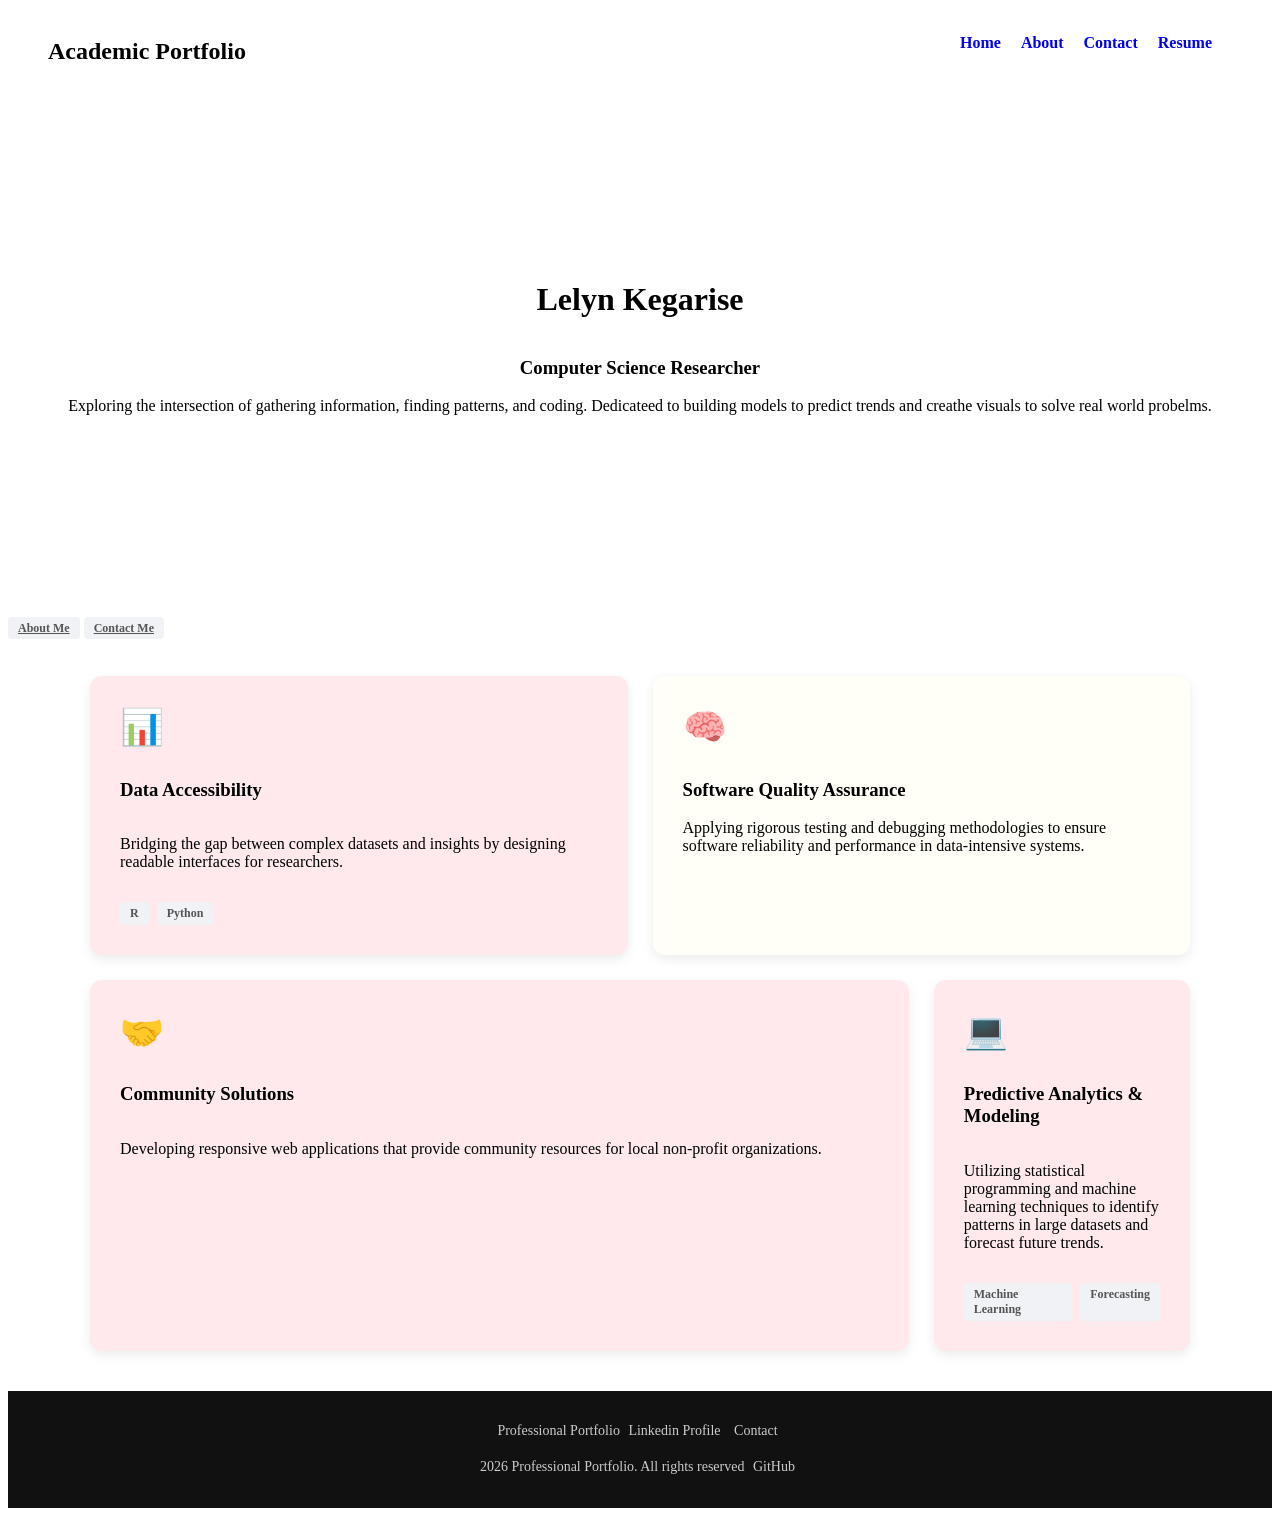
<file: index.html>
<!DOCTYPE html>
<html lang="en">

<head>
  <meta charset="UTF-8">
  <meta name="viewport" content="width=device-width, initial-scale=1.0, maximum-scale=1.0, user-scalable=no">
  <link rel="stylesheet" href="style.css?v=1.0">
<link rel="icon" type="image/png" sizes="32x32" href="logo1.png">
<link rel="apple-touch-icon" href="logo1.png"> 
  <title> Home Page</title>
</head>

<body>

  <!-- Navbar -->
<div id="navbar"></div>
<script>

fetch("navbar.html")
  .then(response => response.text())
  .then(data => {
    document.getElementById("navbar").innerHTML = data;
  });

</script>
  <!-- ===== Intro Section ===== -->
  <div class="intro">
    <h1>
      Lelyn Kegarise<br>
    </h1>
         <!--- <img src="Rlogo.png" alt="logo" class="logo1">--->

    <h3>
     Computer Science Researcher
    </h3>
    <p1> Exploring the intersection of gathering information, finding patterns, and coding. 
    Dedicateed to building models to predict trends and creathe visuals to solve real world probelms.
    </p1>
  </div>
<a href="about.html" class="tag">About Me</a>
  <a href="Contact.html" class="tag">Contact Me</a>
</section>
  <div class="grid-container">
    <!-- Card 1: Standard -->
    <div class="card">
        <div class="icon">📊</div>
        <h3>Data Accessibility</h3>
        <p>Bridging the gap between complex datasets and insights by designing readable interfaces for researchers.</p>
        <div class="tags">
            <span class="tag">R</span>
            <span class="tag">Python</span>
        </div>
        
    </div>

    <!-- Card 2: Featured (The Dark, Tall Card) -->
    <div class="card featured">
        <div class="icon">🧠</div>
        <div class="wide-content">
            <h3>Software Quality Assurance</h3>
            <p>Applying rigorous testing and debugging methodologies to ensure software reliability and performance in data-intensive systems.</p>
        </div>
    </div>

    <!-- Card 3: Standard -->
    <div class="card">
        <div class="icon">🤝</div>
        <h3>Community Solutions</h3>
        <p>Developing responsive web applications that provide community resources for local non-profit organizations.</p>
    </div>

    <!-- Card 4: Wide (Spans bottom columns) -->
    <div class="card wide">
        <div class="icon">💻</div>
        <h3>Predictive Analytics & Modeling</h3>
        <p>Utilizing statistical programming and machine learning techniques to identify patterns in large datasets and forecast future trends.</p>
        <div class="tags">
            <span class="tag">Machine Learning</span>
            <span class="tag">Forecasting</span>
        </div>
    </div>
</div>
  <!-- Footer -->
  <div id="footer"></div>

  <script>
    fetch("footer.html")
      .then(response => response.text())
      .then(data => {
        document.getElementById("footer").innerHTML = data;
      });
  </script>
<script src="style.js"></script>
</body>
</html>
</file>
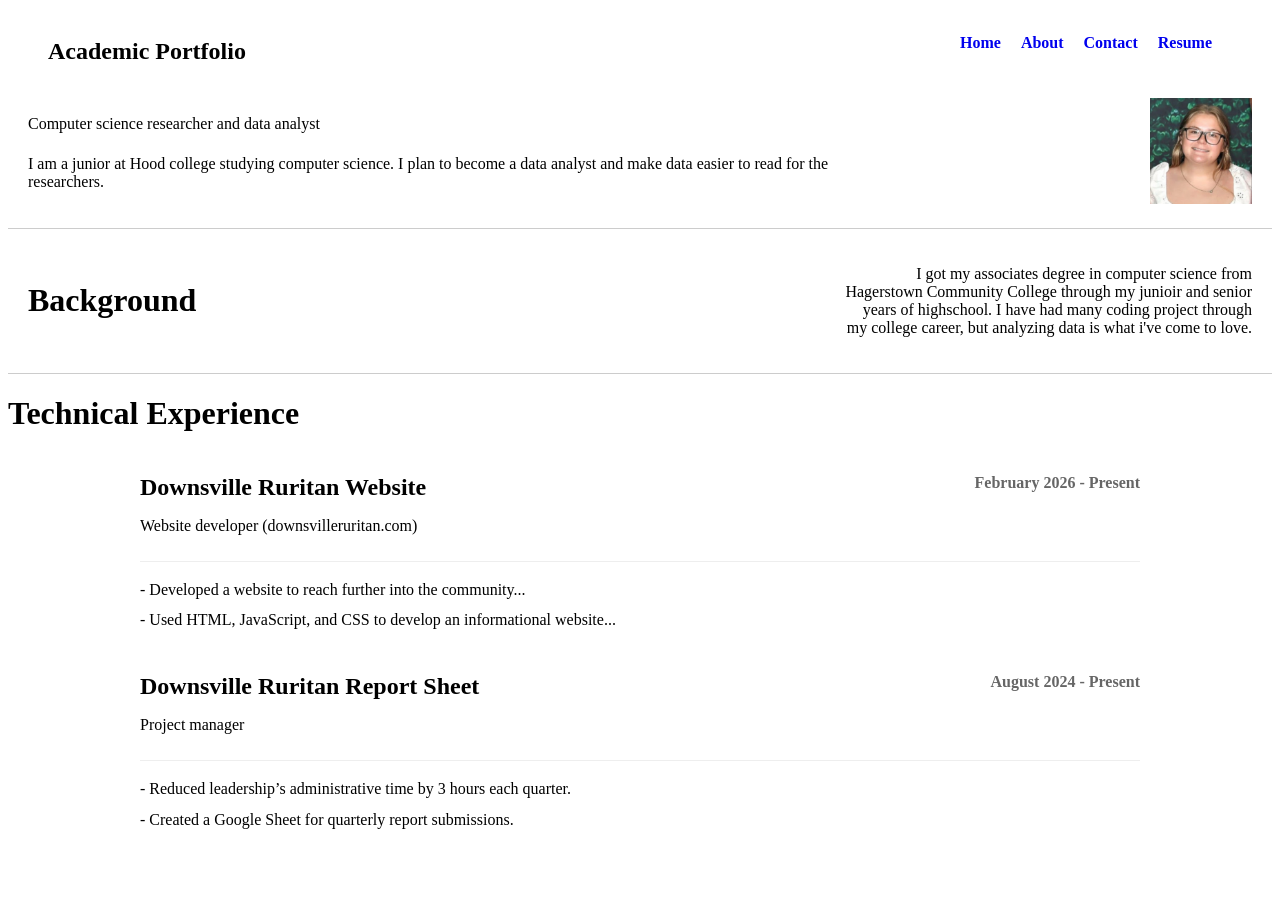
<file: about.html>
<!DOCTYPE html>
<html lang="en">

  <head>
      <meta name="viewport" content="width=device-width, initial-scale=1.0">
  <link rel="stylesheet" href="style.css">
	    <title> About Page</title>
  </head>
<body>
  <div id="navbar"></div>
<script>

fetch("navbar.html")
  .then(response => response.text())
  .then(data => {
    document.getElementById("navbar").innerHTML = data;
  });
</script>
  <div class="container">
<div class= "left">
  <p> Computer science researcher and data analyst</p>
  <h1> </h1>
  <p> I am a junior at Hood college studying computer science. I plan to become a data analyst and make data easier
  to read for the researchers. 
  </p>
</div>
  <div class="right">
    <img src='pic.png' width=25% alt='picture of me'>
  </div>
  </div>
    <div class="container">
<div class= "left">
  <h1> Background</h1>

    
</div>
  <div class="right">
    <p>  I got my associates degree in computer science from Hagerstown Community College through my junioir and senior years of highschool. 
      I have had many coding project through my college career, but analyzing data is what i've come to love.
  </div>
  </div>
 <h1> Technical Experience</h1>
 <div class="experience-wrapper">
  
  <!-- JOB 1 -->
  <div class="job-entry">
    <div class="job-header">
      <div class="job-titles">
        <h1>Downsville Ruritan Website</h1>
        <p>Website developer (downsvilleruritan.com)</p>
      </div>
      <div class="job-date">February 2026 - Present</div>
    </div>
    <div class="job-details">
      <p>- Developed a website to reach further into the community...</p>
      <p>- Used HTML, JavaScript, and CSS to develop an informational website...</p>
    </div>
  </div>

  <!-- JOB 2 -->
  <div class="job-entry">
    <div class="job-header">
      <div class="job-titles">
        <h1>Downsville Ruritan Report Sheet</h1>
        <p>Project manager</p>
      </div>
      <div class="job-date">August 2024 - Present</div>
    </div>
    <div class="job-details">
      <p>- Reduced leadership’s administrative time by 3 hours each quarter.</p>
      <p>- Created a Google Sheet for quarterly report submissions.</p>
    </div>
  </div>

</div>
<script>
    fetch("footer.html")
      .then(response => response.text())
      .then(data => {
        document.getElementById("footer").innerHTML = data;
      });
  </script>
<script src="style.js"></script>
</body>
</html>
</file>
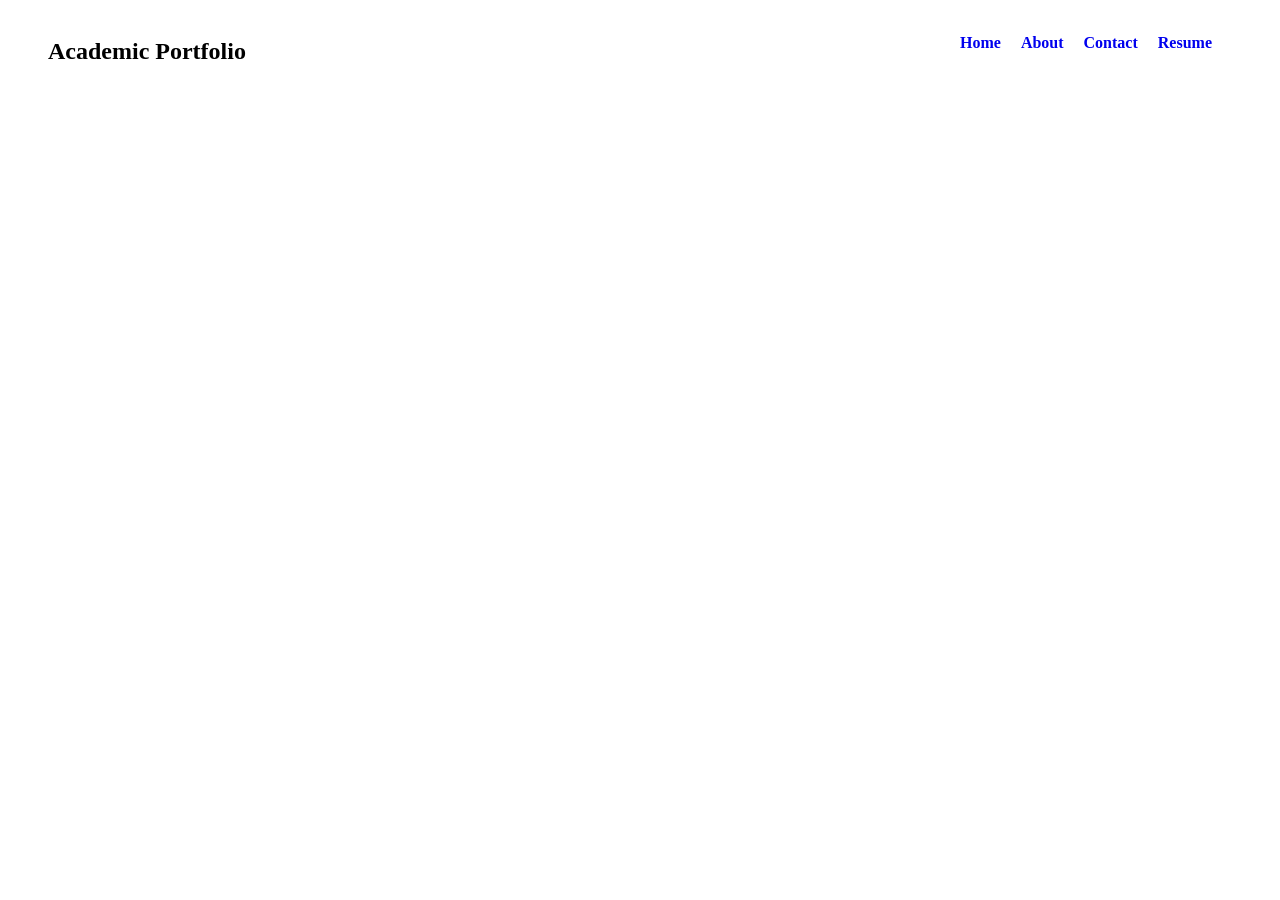
<file: blog.html>
<!DOCTYPE html>
<html lang="en">

  <head>
      <meta name="viewport" content="width=device-width, initial-scale=1.0">
  <link rel="stylesheet" href="style.css">
      <title> Blog Page</title>
  </head>
<body>
  <div id="navbar"></div>
<script>

fetch("navbar.html")
  .then(response => response.text())
  .then(data => {
    document.getElementById("navbar").innerHTML = data;
  });
</script>
<script>
    fetch("footer.html")
      .then(response => response.text())
      .then(data => {
        document.getElementById("footer").innerHTML = data;
      });
  </script>
<script src="style.js"></script>
</body>
</html>
</file>
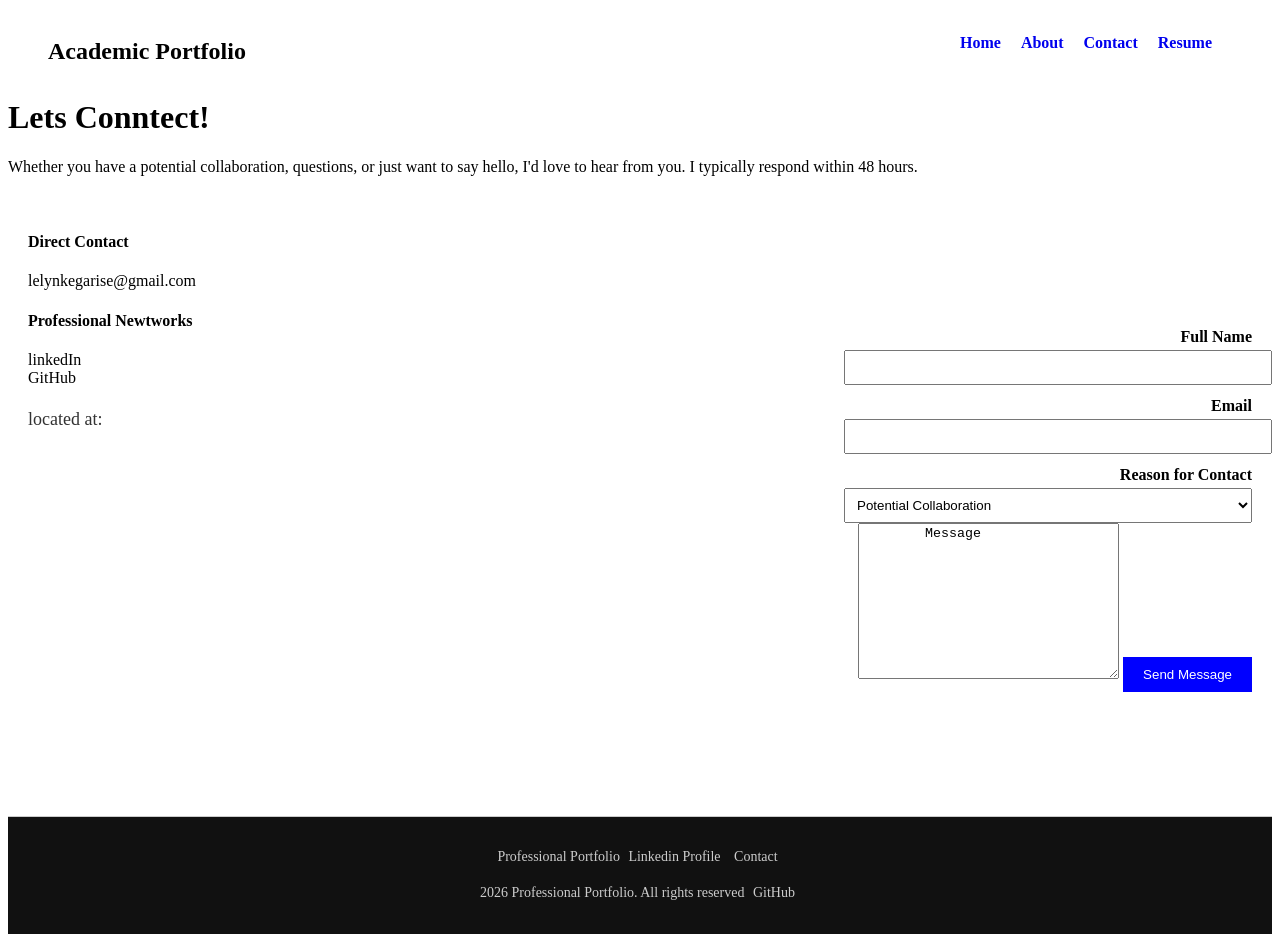
<file: Contact.html>
<!DOCTYPE html>
<html lang="en">
    <head>
          <meta name="viewport" content="width=device-width, initial-scale=1.0">
  <link rel="stylesheet" href="style.css">
          <title> Contact Page</title>
 </head>
    <body>
        <div id="navbar">
        </div><script>
fetch("navbar.html")
  .then(response => response.text())
  .then(data => {
    document.getElementById("navbar").innerHTML = data;
  });
</script>
        <h1>
           Lets Conntect!
        </h1>
        <p>Whether you have a potential collaboration, questions, or just want to say hello, I'd love to hear from you.
        I typically respond within 48 hours. </p>
      <div class="container">
        <div class="left">
      <h4> Direct Contact </h4>
      <p1> lelynkegarise@gmail.com</p1>
      <h4> Professional Newtworks </h4>
            <div class="box">
        <p1> linkedIn</p1>
            </div>
            <div class="box">
        <p1> GitHub</p1>
            </div>
        
<section class="location-container">
    <div class="location-content">
      
      <div class="location-text">
      <p>
         located at:<br>
      </p>
    </div>

    <div class="location-map">
      <iframe
 src="https://www.google.com/maps/embed?pb=!1m18!1m12!1m3!1d3082.061430893376!2d-77.4186862!3d39.4227353!2m3!1f0!2f0!3f0!3m2!1i1024!2i768!4f13.1!3m3!1m2!1s0x89c9daff5e06ed1b%3A0x494dd01a4bc6b0a3!2sHood%20College!5e0!3m2!1sen!2sus!4v1778622942407!5m2!1sen!2sus" width="600" height="450" style="border:0;" allowfullscreen="" loading="lazy" referrerpolicy="no-referrer-when-downgrade"
          width="100%" height="250" style="border:0;" loading="lazy" allowfullscreen="">
      </iframe>
    </div>
    </div>
        </div>
        </section>

          <div class="right">
            <!-- name -->
         <label for="firstName">Full Name </label>
        <input type="text" id="fullName" name="fullName" required>
         <!-- Email -->
        <label for="email">Email</label>
        <input type="email" id="email" name="email" required>
            <!-- Reason -->
        <label for="reason">Reason for Contact</label>
        <select id="reason" name="reason">
        <option value="project">Potential Collaboration</option>
        <option value="questions">Questions</option>
        <option value="HI">Say Hello</option>
        <option value="other">Other</option>
        </select>
            <!-- Message -->
        <textarea name="message" rows="10" cols="30">
        Message
        </textarea>
        <button type="submit">Send Message</button>
          </div>
      </div>


                <div id="footer"></div>
<script>
fetch("footer.html")
  .then(response => response.text())
  .then(data => {
    document.getElementById("footer").innerHTML = data;
  });
</script>
        <script src="style.js"></script>
    </body> 
</html>
</file>
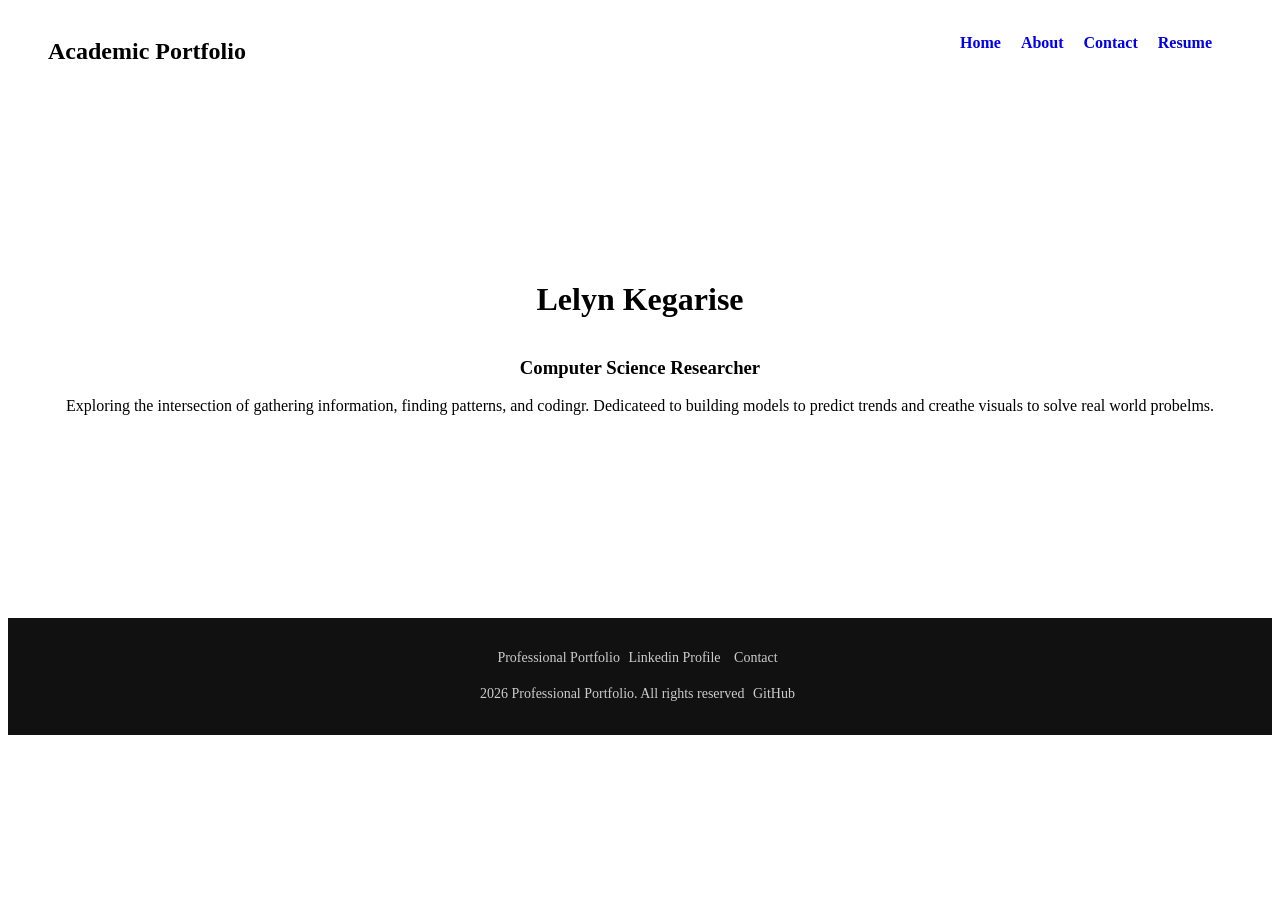
<file: home.html>
<!DOCTYPE html>
<html lang="en">

<head>
  <meta charset="UTF-8">
  <meta name="viewport" content="width=device-width, initial-scale=1.0, maximum-scale=1.0, user-scalable=no">
  <link rel="stylesheet" href="style.css?v=1.0">
<link rel="icon" type="image/png" sizes="32x32" href="logo1.png">
<link rel="apple-touch-icon" href="logo1.png">  
  <title>Downsville Ruritan Club</title>
</head>

<body>

  <!-- Navbar -->
<div id="navbar"></div>
<script>

fetch("navbar.html")
  .then(response => response.text())
  .then(data => {
    document.getElementById("navbar").innerHTML = data;
  });

</script>
  <!-- ===== Intro Section ===== -->
  <div class="intro">
    <h1>
      Lelyn Kegarise<br>
    </h1>
         <!--- <img src="Rlogo.png" alt="logo" class="logo1">--->

    <h3>
     Computer Science Researcher
    </h3>
    <p1> Exploring the intersection of gathering information, finding patterns, and codingr. 
    Dedicateed to building models to predict trends and creathe visuals to solve real world probelms.
    </p1>
  </div>
  <div>
    <!--- read blog button-->
  </div>
</section>
  <!-- Footer -->
  <div id="footer"></div>

  <script>
    fetch("footer.html")
      .then(response => response.text())
      .then(data => {
        document.getElementById("footer").innerHTML = data;
      });
  </script>
<script src="style.js"></script>
</body>
</html>
</file>
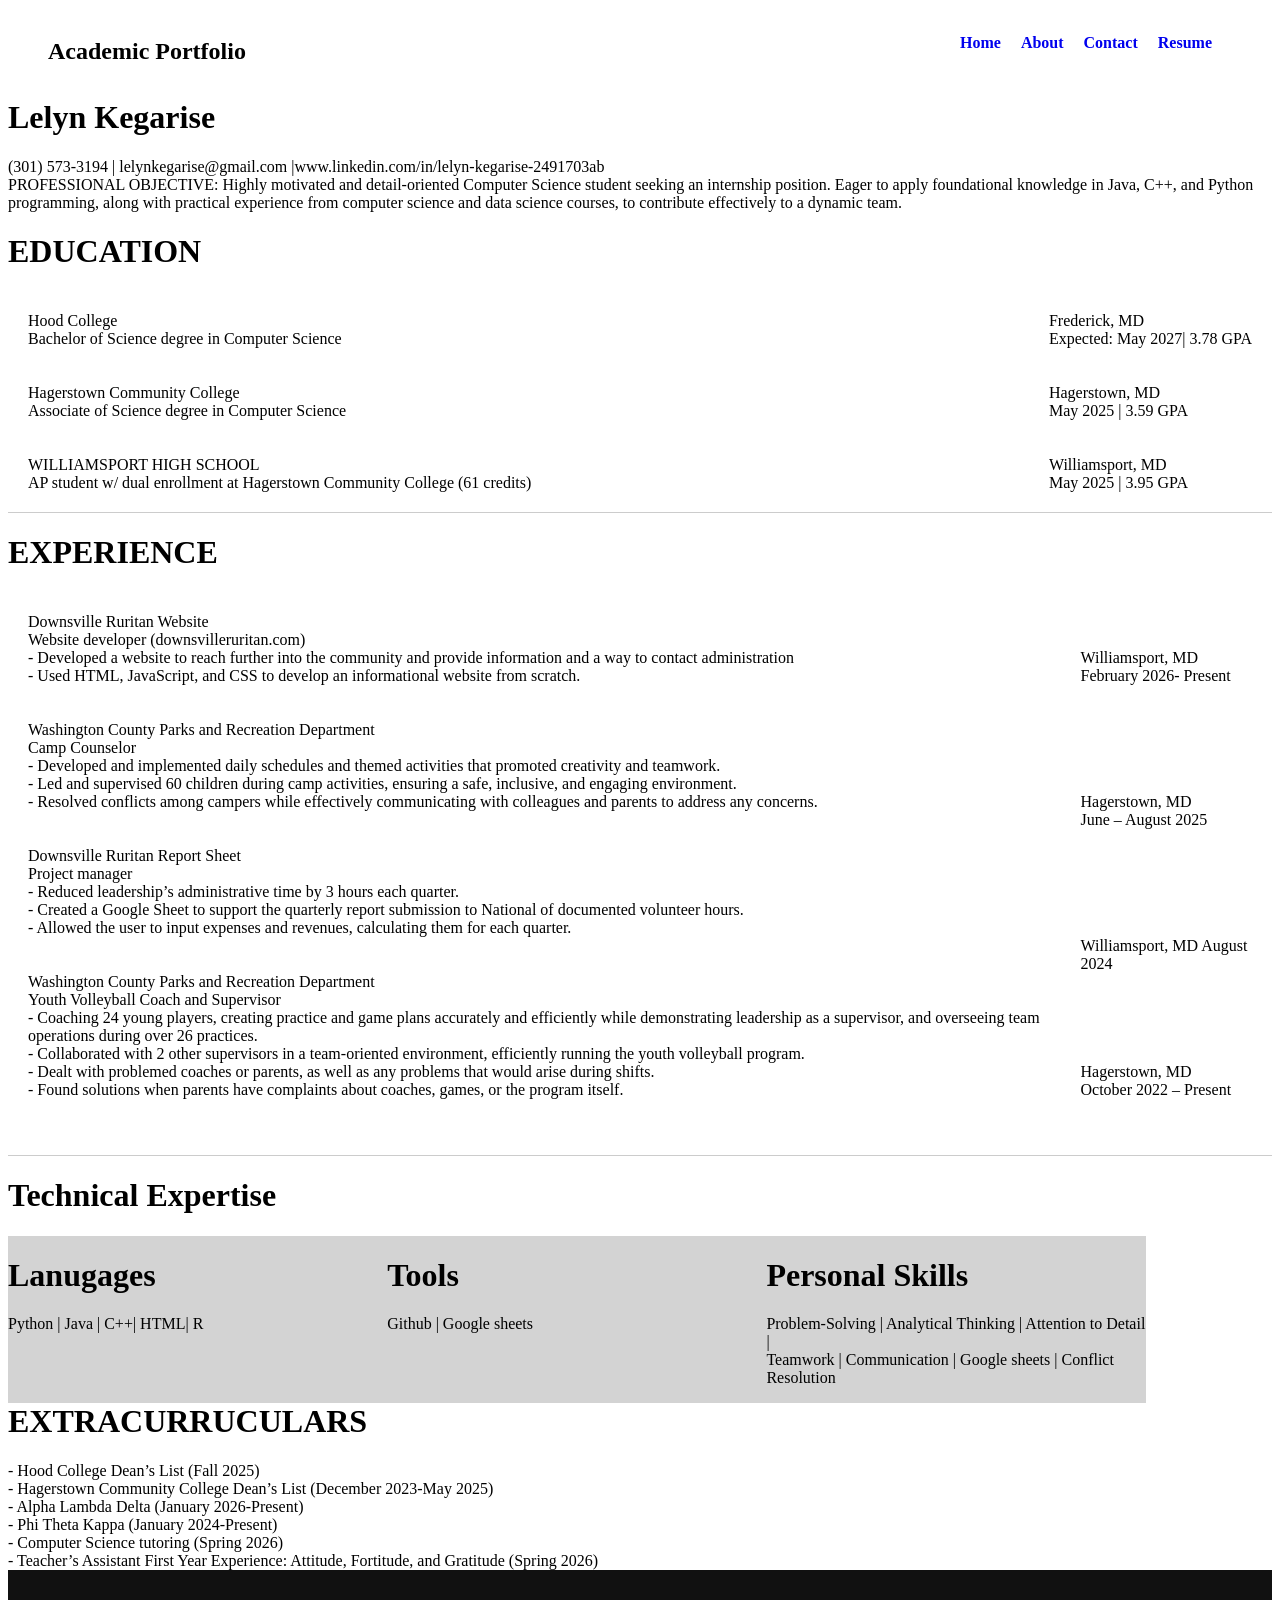
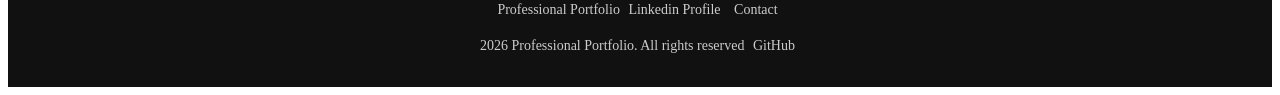
<file: Resume.html>
<!DOCTYPE html>
<html lang="en">

  <head>
      <meta name="viewport" content="width=device-width, initial-scale=1.0">
  <link rel="stylesheet" href="style.css">
	    <title> Resume Page</title>
  </head>
<body>
  <div id="navbar"></div>
<script>

fetch("navbar.html")
  .then(response => response.text())
  .then(data => {
    document.getElementById("navbar").innerHTML = data;
  });
</script>
<h1> Lelyn Kegarise</h1>
<p1>
(301) 573-3194 | lelynkegarise@gmail.com |www.linkedin.com/in/lelyn-kegarise-2491703ab<br>

PROFESSIONAL OBJECTIVE: Highly motivated and detail-oriented Computer Science student seeking an internship position. 
Eager to apply foundational knowledge in Java, C++, and Python programming, along with practical experience from computer science and 
data science courses, to contribute effectively to a dynamic team.<br>
</p1>
  <h1>EDUCATION</h1>
	 <div class="container">
  <div class="left.2"> 
<p1>
Hood College  	 	 	 	 	 	 	 	 	 		                <br>
Bachelor of Science degree in Computer Science 	 	 	 	 	      <br>
<br><br>
Hagerstown Community College          	 	 	 	 	                 <br>
Associate of Science degree in Computer Science 				        <br>
<br><br>
WILLIAMSPORT HIGH SCHOOL   	 	 	              	 	 	                            <br>
AP student w/ dual enrollment at Hagerstown Community College (61 credits)  	 <br>
</p1>
  </div>
    <div class="right.2">
		<p1>
       Frederick, MD<br>
  Expected: May 2027| 3.78 GPA<br><br><br>
      Hagerstown, MD <br>
	  May 2025 | 3.59 GPA<br><br><Br>

    Williamsport, MD<br>
 	 May 2025 | 3.95 GPA<br>
</p1>
    </div>
	 </div>

	 <h1>EXPERIENCE</h1>
	 <div class="container">
  <div class="left.2"> 
<p1>
Downsville Ruritan Website 	<br>								       
Website developer 	(downsvilleruritan.com) <br>							 	              
-	Developed a website to reach further into the community and provide information and a way to contact administration<br>
-	Used HTML, JavaScript, and CSS to develop an informational website from scratch.<br>
<br><br>
Washington County Parks and Recreation Department 	 	 	<br>
Camp Counselor 	 	 	 	 	 	 	 	 	 	        <br>
-	Developed and implemented daily schedules and themed activities that promoted creativity and teamwork.<br>
-	Led and supervised 60 children during camp activities, ensuring a safe, inclusive, and engaging environment.<br>
-	Resolved conflicts among campers while effectively communicating with colleagues and parents to address any concerns.<br>
<br><br>
	  Downsville Ruritan Report Sheet         <br>                                          			     	    
Project manager           <br>                                                      				                            
-	Reduced leadership’s administrative time by 3 hours each quarter.<br>
-	Created a Google Sheet to support the quarterly report submission to National of documented volunteer hours.<br>
-	Allowed the user to input expenses and revenues, calculating them for each quarter.<br>
	  <br><br>
Washington County Parks and Recreation Department 	 <br>	            	 	                 
Youth Volleyball Coach and Supervisor    	 <br>	 	 	 	 	                       
-	Coaching 24 young players, creating practice and game plans accurately and efficiently while demonstrating leadership as a supervisor, and overseeing team operations during over 26 practices.<br>
-	Collaborated with 2 other supervisors in a team-oriented environment, efficiently running the youth volleyball program.<br>
-	Dealt with problemed coaches or parents, as well as any problems that would arise during shifts.<br>
-	Found solutions when parents have complaints about coaches, games, or the program itself.<br>
	  <br><br>
</p1>
  </div>
    <div class="right.2">
		<p1>
        Williamsport, MD<br>
   February 2026- Present<br>
		<br><br><br><br><br><br>
		 Hagerstown, MD<br>
     June – August 2025<br>
		<br><br><br><br><br><br>
		  Williamsport, MD
             August 2024
		<br><br><br><br><br><br>
		 Hagerstown, MD<br>
     October 2022 – Present<br>
</p1>
    </div>
	 </div>
	
  <h1>
    Technical Expertise
  </h1>
	
    <div class="div1">
       <div class="div11"><h1>
				Lanugages
			</h1>
	   <p> Python | Java | C++| HTML| R </p>
		   <br><br><br>
	   </div>

		<div class="div11"><h1>
				Tools
			</h1>
	<p> Github | Google sheets  </p>
			<br><br><br>
		</div>

				
		<div class="div11"><h1>
				Personal Skills
			</h1>
<p>Problem-Solving | Analytical Thinking | Attention to Detail |<br>
Teamwork | Communication | Google sheets | Conflict Resolution </p>
		</div>
				</div>
  <h1>EXTRACURRUCULARS</h1>
  <p1>
-	Hood College Dean’s List (Fall 2025)<br>
-	Hagerstown Community College Dean’s List (December 2023-May 2025)<br>
-	Alpha Lambda Delta (January 2026-Present)<br>
-	Phi Theta Kappa (January 2024-Present)<br>
-	Computer Science tutoring (Spring 2026)<br>
-	Teacher’s Assistant First Year Experience: Attitude, Fortitude, and Gratitude (Spring 2026)<br>
</p1>
  <div id="footer"></div>
<script>
    fetch("footer.html")
      .then(response => response.text())
      .then(data => {
        document.getElementById("footer").innerHTML = data;
      });
  </script>
<script src="style.js"></script>
</body>
</html>
</file>
<file: style.css>
/* ==========================
    NAVIGATION BAR
   ========================== */
nav {
    display: flex;
    justify-content: space-between;
    align-items: center;
    padding: 10px 40px;
    background-color: white;
    position: relative;
    height: auto;
}

.logo {
    height: 50px !important;
    width: auto !important;
}
.menu {
    list-style: none !important;
    display: flex;
    gap: 20px;
    margin: 0;
    padding: 0;
    align-items: center;
}

.menu li a {
    text-decoration: none;
    font-weight: bold;
}
/* ==========================
    INTRO SECTION
   ========================== */
.intro {
    background-color: white;
    color: Black;
    text-align: center;
    display: flex;
    flex-direction: column;
    align-items: center;
    justify-content: center;
    min-height: 60vh;
    padding: 40px 20px;
    box-sizing: border-box;
}

.intro h1 {
    margin: 0 0 20px 0;
   color: black;
   font-weight: bold;
}

.intro p {
    max-width: 800px;
    margin-top: 20px;
}
/* ==========================
    FORMS
   ========================== */
form {
    max-width: 500px;
    margin: 20px auto;
}

label {
    display: block;
    margin-top: 12px;
    font-weight: bold;
}

input, select {
    width: 100%;
    padding: 8px;
    margin-top: 4px;
}

button {
    margin-top: 16px;
    padding: 10px 20px;
    background: blue;
    color: white;
    border: none;
    cursor: pointer;
}
/* ==========================
   left and right
   ========================== */

.container {
  display: flex;
  justify-content: space-between;
  align-items: center;
  padding: 20px;
  border-bottom: 1px solid #ccc; 
}

.left { flex: 2; }
.right { flex: 1; text-align: right; }
/* ==========================
   about
   ========================== */
.experience-wrapper {
    max-width: 1000px;
    margin: 0 auto;
    padding: 20px;
}

.job-entry {
    margin-bottom: 40px; /* Space between the two jobs */
}

.job-header {
    display: flex;
    justify-content: space-between; /* Pushes date to the right */
    align-items: flex-start;
    border-bottom: 1px solid #eee; /* Optional line for "pretty" alignment */
    padding-bottom: 10px;
    margin-bottom: 15px;
}

.job-titles h1 {
    margin: 0;
    font-size: 1.5rem;
    color: black;
}

.job-date {
    font-weight: bold;
    color: #666;
    white-space: nowrap; /* Keeps the date on one line on Mac */
}

.job-details p {
    margin: 5px 0;
    line-height: 1.6;
}
/* ==========================
    LOCATION SECTION (Text + Map)
   ========================== */
.lo.container {
  display: flex;
  justify-content: space-between;
}
.left2 {
  width: 65%;
  text-align: center;
  height: 100%;
}

.right2 {
  width: 25%;
  text-align: center;
}
  .container2 {
  display: flex;
  justify-content: space-between;
}
.left3 {
  width: 65%;
  text-align: center;
  height: 100%;
}

.right3 {
  width: 25%;
  text-align: center;
}
.div1{
    background-color: black;
    height: 100%;
}
.div2{
    backgroud-color: grey;
    align:center;
}
.div11{
    width: 30% ;
    background-color: lightgrey;
    float: left;
    height: 100%;
   padding: 3x;
   boarder: 2px solid black;
}

cation-container {
    padding: 60px 10%;
    background-color: #f9f9f9;
}

.location-content {
    display: flex;
    flex-direction: column;
    align-items: flex-start;
    justify-content: flex-start;
    gap: 20px;
    width: 100%; 
    box-sizing: border-box;
}

.location-text {
    flex: 1;
    text-align: left;
    color: blue;
    font-size: 32px;
    margin-bottom: 20px;
}

.location-text p {
    font-size: 18px;
    line-height: 1.6;
    color: #333;
}

.location-map {
    width: 100%; 
    max-width: 100%; 
    overflow: hidden; 
}

.location-map iframe {
    width: 100% !important; 
    height: 300px; 
    border-radius: 10px;
}
/* ==========================
Interest section
========================== */
 .grid-container {
    display: grid !important;
    /* A 4-column grid provides more flexibility for offsetting */
    grid-template-columns: repeat(4, 1fr);
    gap: 25px;
    max-width: 1100px;
    margin: 0 auto;
    padding: 40px;
}

.grid-container .card {
    background: rgb(255, 233, 236);
    padding: 30px;
    border-radius: 12px;
    box-shadow: 0 4px 12px rgba(0,0,0,0.08);
    display: flex;
    flex-direction: column;
    text-align: left;
}


.card:nth-child(1) {
    grid-column: span 2; 
}

.card:nth-child(2) {
    grid-column: span 2;
    background-color: rgb(255, 255, 248); /
    color: black;
}


.card:nth-child(3) {
    grid-column: 1 / span 3; 
}

.card:nth-child(4) {
    grid-column: 4 / span 1; 
}

.icon {
    font-size: 2.2rem;
    margin-bottom: 12px;
    color: #20b2aa; 
}

.tags {
    margin-top: auto;
    display: flex;
    gap: 8px;
    padding-top: 15px;
    align: center;
}

.tag {
    background: #f0f2f5;
    padding: 4px 10px;
    border-radius: 4px; 
    font-size: 0.75rem;
    color: #555;
    font-weight: bold;
}

.featured .tag {
    background: #21262d;
    color: #c9d1d9;
}
/* ==========================
    MOBILE & RESPONSIVE
   ========================== */
@media screen and (max-width: 950px) {
    nav {
        flex-direction: column; 
        height: auto;
        padding: 15px 10px;
        gap: 15px;
    }

    .menu {
        display: flex !important;
        flex-direction: row;
        flew-wrap: wrap;
        position: static;
        justify-content: center;
        gap: 15px;               
        margin-top: 15px;
        width: 100%;
        background-color: white;
        border-top: 1px solid #ddd;
        padding-bottom: 20px;
        list-style: none !important;
        z-index: 1500;
    }

    .menu.active { display: flex !important; }*/

    .menu li {
        width: 100%;
        text-align: center;
        padding: 10px 0;
        list-style: none !important;
    }
    .container {
        flex-direction: column !important;
        align-items: flex-start; 
        padding: 10px;
    }

    .location-content {
        flex-direction: column !important;
        width: 100%;
    }

    .left, .right {
        width: 100%;
        text-align: left;
    }

    .right {
        margin-top: 40px; 
    }

    .location-text { 
        text-align: left; 
        margin-bottom: 15px; 
    }
    .job-header {
        flex-direction: column; /* Stacks Date under Title on phone */
        gap: 5px;
    }
    
    .job-date {
        text-align: left;
        color: blue; /* Highlight date on mobile */
    }

    .job-titles h1 {
        font-size: 1.2rem; /* Slightly smaller for phone screens */
    }
    .grid-container {
        grid-template-columns: 1fr;
        padding: 20px;
        gap: 20px;
    }

    .card,
    .card:nth-child(1),
    .card:nth-child(2),
    .card:nth-child(3),
    .card:nth-child(4) {
        grid-column: span 1 !important;
        width: 100%;
    }

    .tags {
        flex-wrap: wrap;
    }

    .tag {
        font-size: 0.7rem;
        padding: 5px 8px;
    }
}
}
</file>
